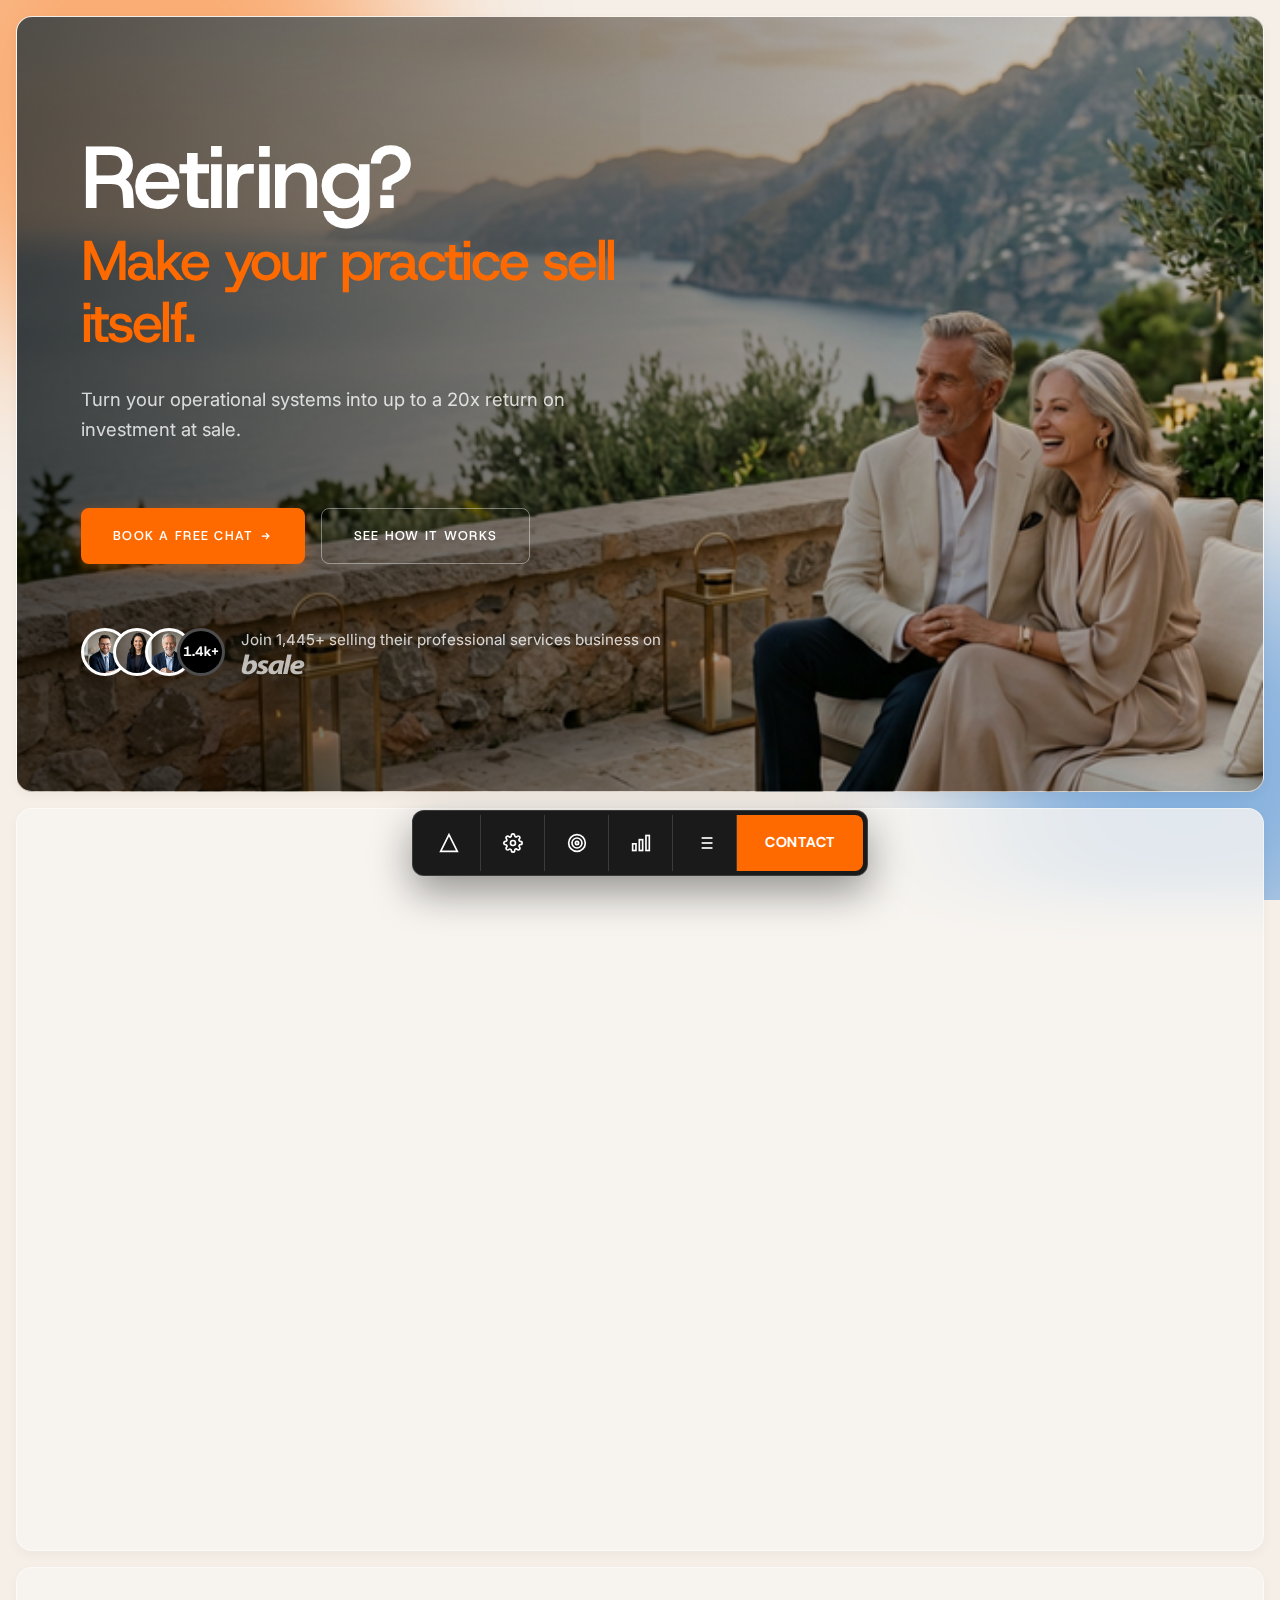
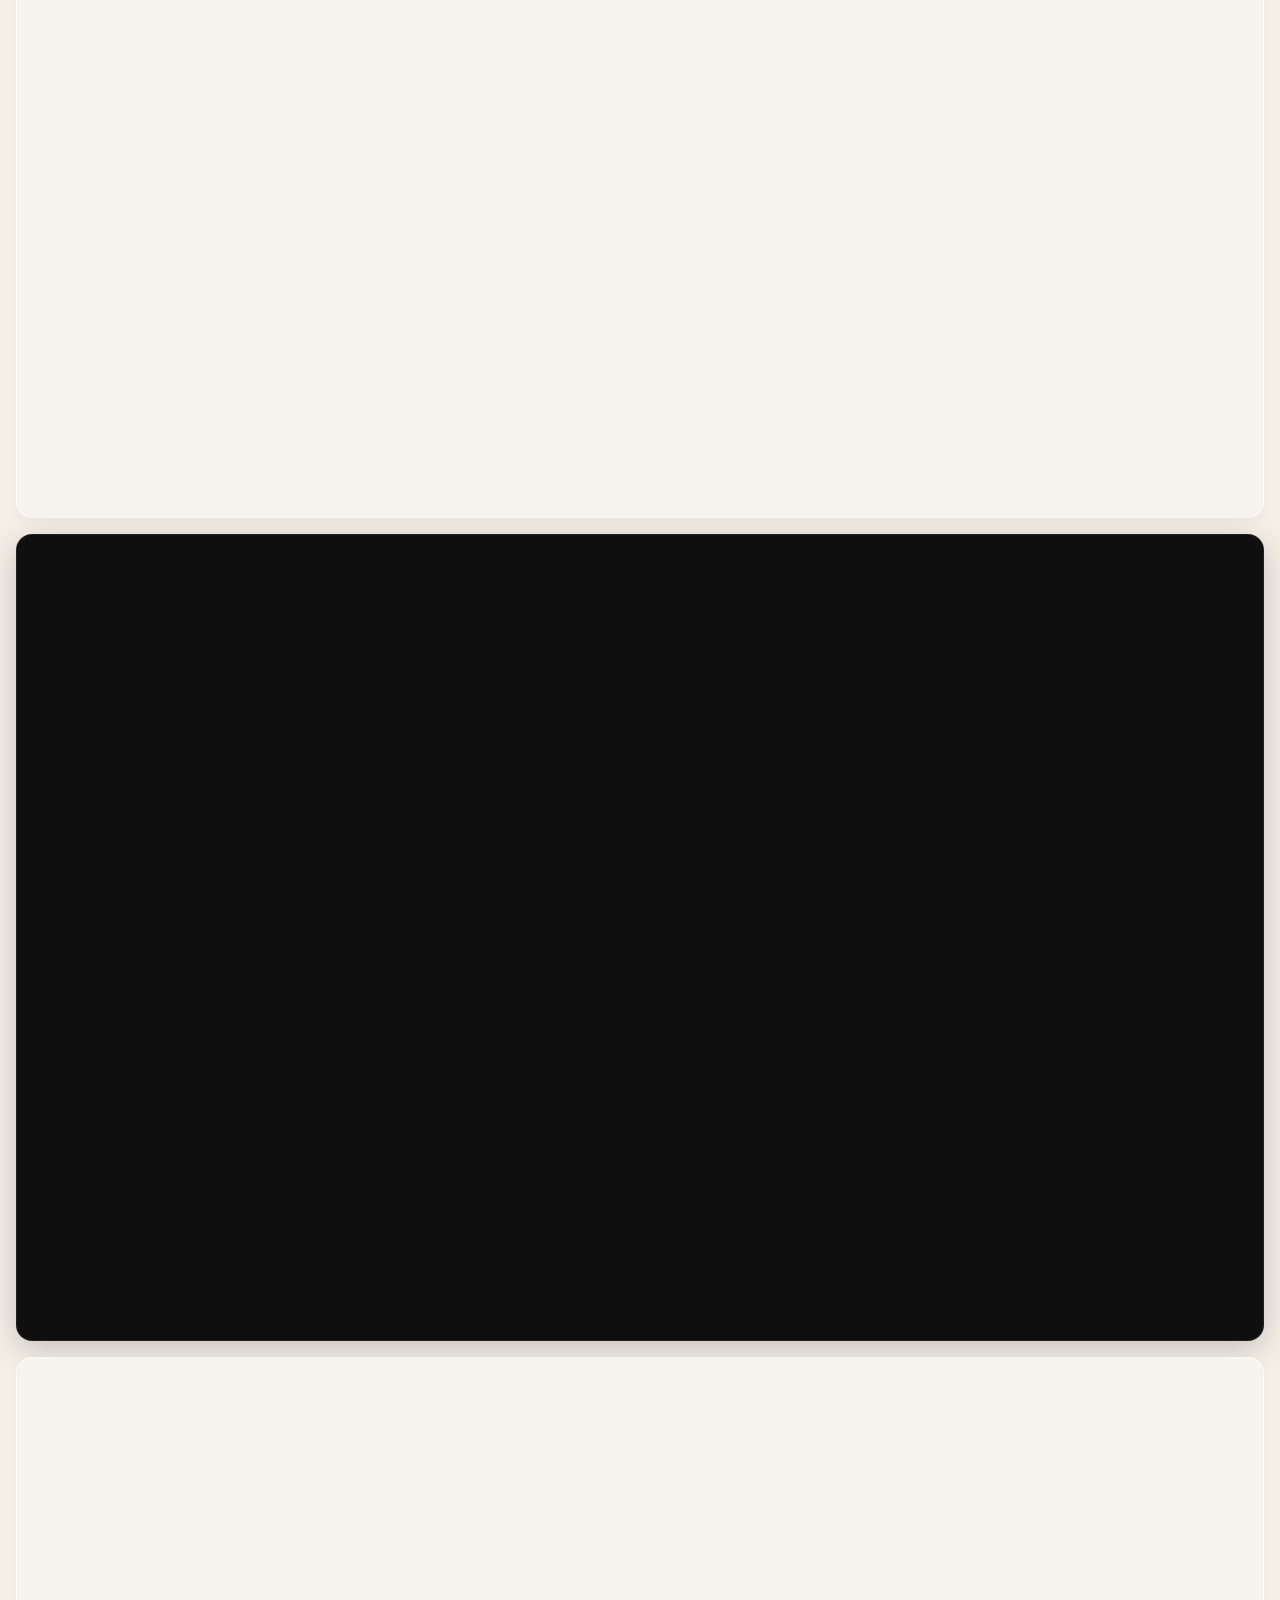
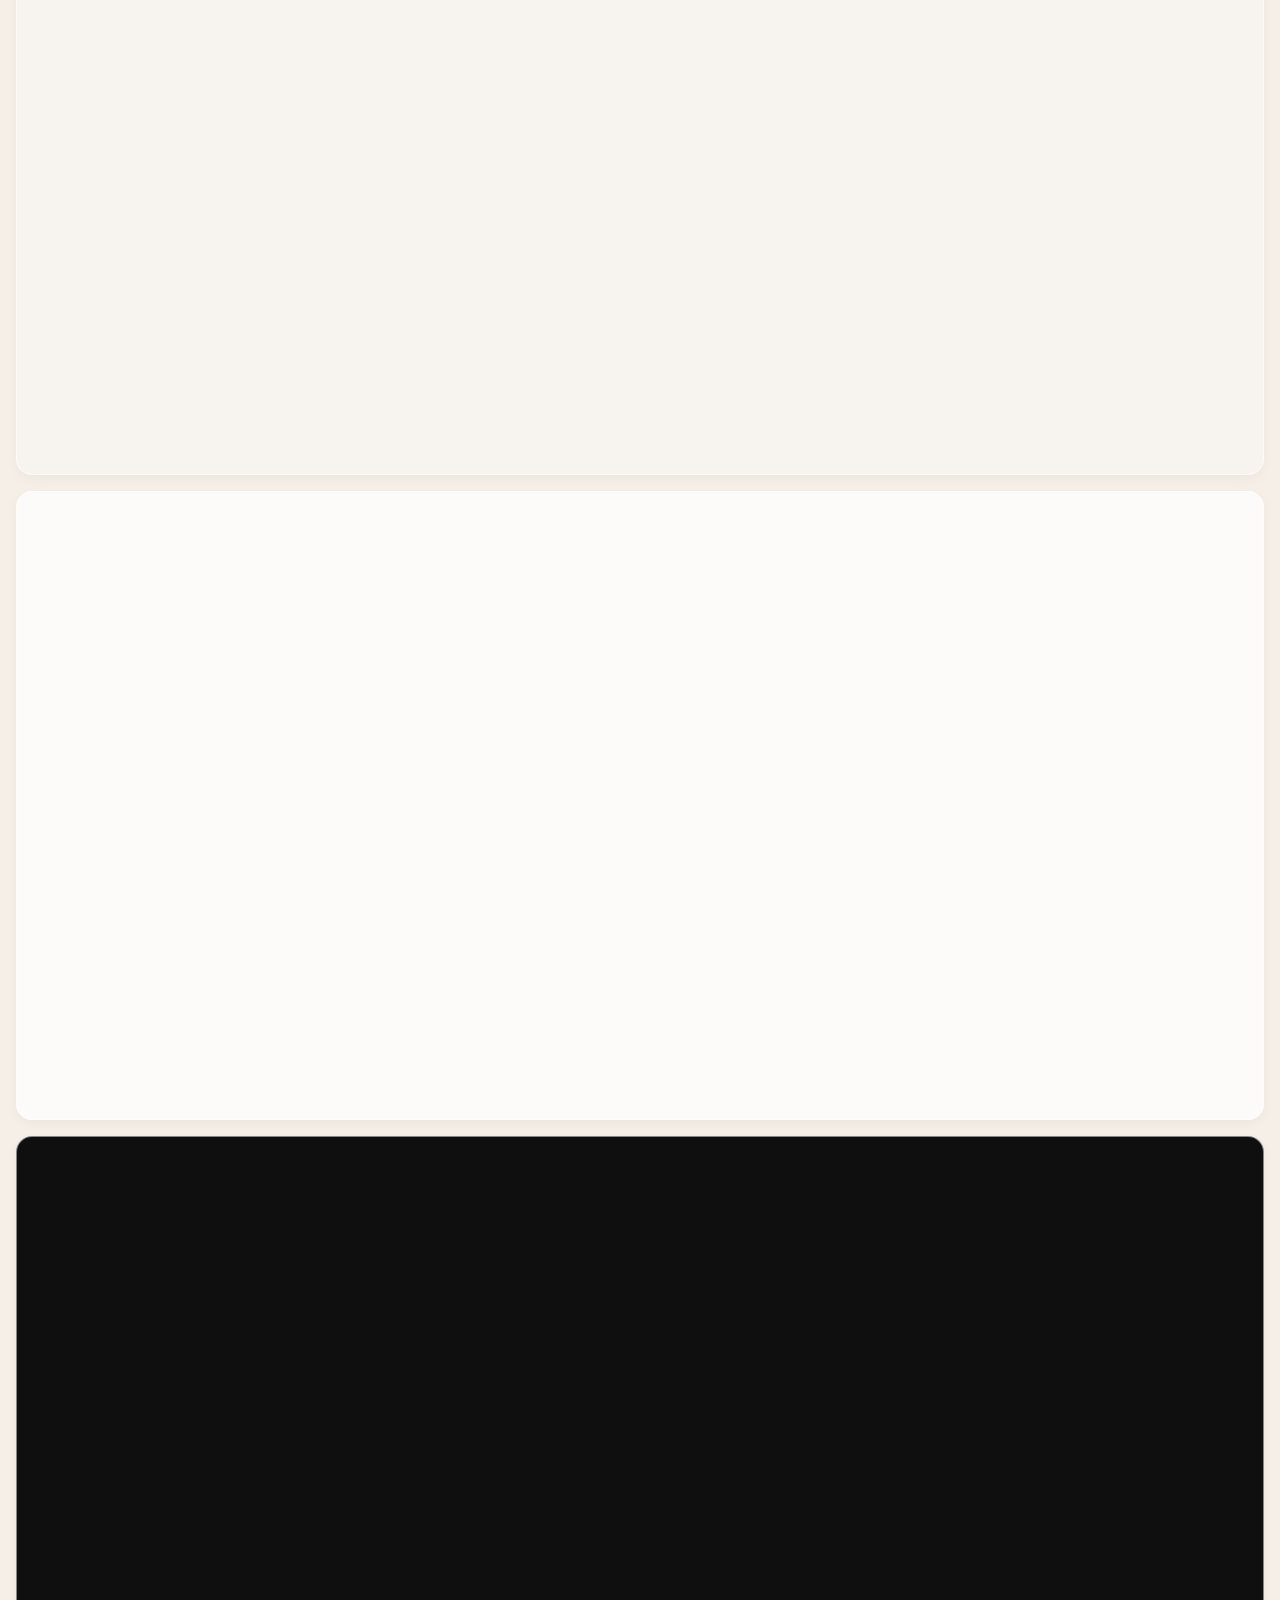
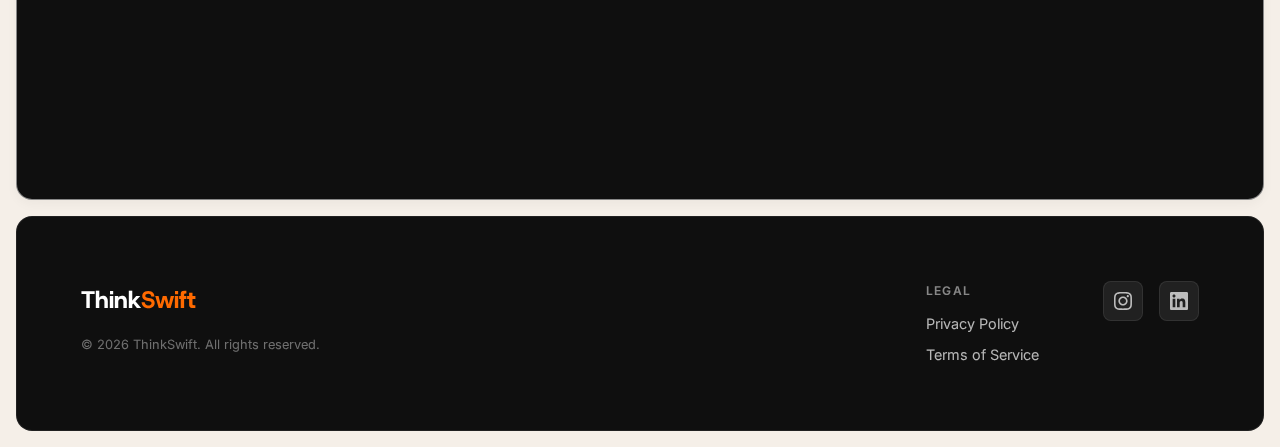
<file: index.html>
<!DOCTYPE html>
<html lang="en-AU">

<head>
    <meta charset="UTF-8">
    <meta name="viewport" content="width=device-width, initial-scale=1.0">
    <title>ThinkSwift — Make Your Practice Sellable | Turn-Key Business Systems</title>
    <meta name="description"
        content="Retiring from your professional services practice? ThinkSwift builds the operational systems that make your business sellable and valuable. Book a free chat.">
    <link rel="stylesheet" href="index.css">
</head>

<body>

    <!-- ===== ANIMATED BACKGROUND ===== -->
    <div class="animated-bg">
        <div class="orb orb-1"></div>
        <div class="orb orb-2"></div>
    </div>

    <!-- ===== NAVBAR ===== -->
    <nav class="navbar">
        <div class="navbar__inner">
            <a href="#" class="navbar__icon navbar__icon--logo">
                <svg width="20" height="20" viewBox="0 0 24 24" fill="none" stroke="currentColor" stroke-width="2">
                    <path d="M12 2L2 22h20L12 2z" />
                </svg>
            </a>
            <div class="navbar__links">
                <a href="#solution" class="navbar__icon" title="Our Solution">
                    <svg width="20" height="20" viewBox="0 0 24 24" fill="none" stroke="currentColor" stroke-width="2">
                        <circle cx="12" cy="12" r="3"></circle>
                        <path
                            d="M19.4 15a1.65 1.65 0 0 0 .33 1.82l.06.06a2 2 0 0 1 0 2.83 2 2 0 0 1-2.83 0l-.06-.06a1.65 1.65 0 0 0-1.82-.33 1.65 1.65 0 0 0-1 1.51V21a2 2 0 0 1-2 2 2 2 0 0 1-2-2v-.09A1.65 1.65 0 0 0 9 19.4a1.65 1.65 0 0 0-1.82.33l-.06.06a2 2 0 0 1-2.83 0 2 2 0 0 1 0-2.83l.06-.06a1.65 1.65 0 0 0 .33-1.82 1.65 1.65 0 0 0-1.51-1H3a2 2 0 0 1-2-2 2 2 0 0 1 2-2h.09A1.65 1.65 0 0 0 4.6 9a1.65 1.65 0 0 0-.33-1.82l-.06-.06a2 2 0 0 1 0-2.83 2 2 0 0 1 2.83 0l.06.06a1.65 1.65 0 0 0 1.82.33H9a1.65 1.65 0 0 0 1-1.51V3a2 2 0 0 1 2-2 2 2 0 0 1 2 2v.09a1.65 1.65 0 0 0 1 1.51 1.65 1.65 0 0 0 1.82-.33l.06-.06a2 2 0 0 1 2.83 0 2 2 0 0 1 0 2.83l-.06.06a1.65 1.65 0 0 0-.33 1.82V9a1.65 1.65 0 0 0 1.51 1H21a2 2 0 0 1 2 2 2 2 0 0 1-2 2h-.09a1.65 1.65 0 0 0-1.51 1z">
                        </path>
                    </svg>
                </a>
                <a href="#problem" class="navbar__icon" title="The Problem">
                    <svg width="20" height="20" viewBox="0 0 24 24" fill="none" stroke="currentColor" stroke-width="2">
                        <circle cx="12" cy="12" r="10"></circle>
                        <circle cx="12" cy="12" r="6"></circle>
                        <circle cx="12" cy="12" r="2"></circle>
                    </svg>
                </a>
                <a href="#proof" class="navbar__icon" title="The Numbers">
                    <svg width="20" height="20" viewBox="0 0 24 24" fill="none" stroke="currentColor" stroke-width="2">
                        <rect x="18" y="3" width="4" height="18"></rect>
                        <rect x="10" y="8" width="4" height="13"></rect>
                        <rect x="2" y="13" width="4" height="8"></rect>
                    </svg>
                </a>
                <a href="#how" class="navbar__icon" title="How it Works">
                    <svg width="20" height="20" viewBox="0 0 24 24" fill="none" stroke="currentColor" stroke-width="2">
                        <line x1="8" y1="6" x2="21" y2="6"></line>
                        <line x1="8" y1="12" x2="21" y2="12"></line>
                        <line x1="8" y1="18" x2="21" y2="18"></line>
                        <line x1="3" y1="6" x2="3.01" y2="6"></line>
                        <line x1="3" y1="12" x2="3.01" y2="12"></line>
                        <line x1="3" y1="18" x2="3.01" y2="18"></line>
                    </svg>
                </a>
            </div>
            <a href="#contact" class="navbar__btn">Contact</a>
        </div>
    </nav>

    <!-- ===== HERO ===== -->
    <section class="hero section" id="hero"
        style="background-image: url('images/retiree_hero_no_blur_1772247825880.png');">
        <div class="container">
            <div class="hero__inner">
                <div class="hero__content">
                    <h1>Retiring?<span class="accent">Make your practice sell itself.</span></h1>
                    <p class="hero__subtitle">Turn your operational systems into up to a 20x return on investment at
                        sale.
                    </p>
                    <div class="hero__actions">
                        <a href="#contact" class="btn btn--primary">Book a Free Chat <span class="arrow">→</span></a>
                        <a href="#how" class="btn btn--secondary">See How It Works</a>
                    </div>

                    <div class="hero__social-proof">
                        <div class="avatars">
                            <img src="images/avatar-1.png" alt="Client" class="avatar">
                            <img src="images/avatar-2.png" alt="Client" class="avatar">
                            <img src="images/avatar-3.png" alt="Client" class="avatar">
                            <div class="avatar avatar--count">1.4k+</div>
                        </div>
                        <span class="social-proof-text">
                            Join 1,445+ selling their professional services business on
                            <img src="Public/Logos/bsale-logo.svg" alt="Bsale" class="social-proof-logo">
                        </span>
                    </div>
                </div>
            </div>
        </div>
    </section>


    <!-- ===== SOLUTION ===== -->
    <section class="section section--grey" id="solution">
        <div class="container">
            <div class="solution__inner">
                <div class="solution__header fade-up">
                    <span class="label">What We Do</span>
                    <h2>We make your practice run without you.</h2>
                </div>
                <div class="solution__grid">
                    <div class="solution-card--modern step-card--pink fade-up">
                        <div class="solution-card__icon">
                            <svg width="24" height="24" viewBox="0 0 24 24" fill="none" stroke="currentColor"
                                stroke-width="2" stroke-linecap="round" stroke-linejoin="round">
                                <circle cx="12" cy="12" r="3"></circle>
                                <path
                                    d="M19.4 15a1.65 1.65 0 0 0 .33 1.82l.06.06a2 2 0 0 1 0 2.83 2 2 0 0 1-2.83 0l-.06-.06a1.65 1.65 0 0 0-1.82-.33 1.65 1.65 0 0 0-1 1.51V21a2 2 0 0 1-2 2 2 2 0 0 1-2-2v-.09A1.65 1.65 0 0 0 9 19.4a1.65 1.65 0 0 0-1.82.33l-.06.06a2 2 0 0 1-2.83 0 2 2 0 0 1 0-2.83l.06-.06a1.65 1.65 0 0 0 .33-1.82 1.65 1.65 0 0 0-1.51-1H3a2 2 0 0 1-2-2 2 2 0 0 1 2-2h.09A1.65 1.65 0 0 0 4.6 9a1.65 1.65 0 0 0-.33-1.82l-.06-.06a2 2 0 0 1 0-2.83 2 2 0 0 1 2.83 0l.06.06a1.65 1.65 0 0 0 1.82.33H9a1.65 1.65 0 0 0 1-1.51V3a2 2 0 0 1 2-2 2 2 0 0 1 2 2v.09a1.65 1.65 0 0 0 1 1.51 1.65 1.65 0 0 0 1.82-.33l.06-.06a2 2 0 0 1 2.83 0 2 2 0 0 1 0 2.83l-.06.06a1.65 1.65 0 0 0-.33 1.82V9a1.65 1.65 0 0 0 1.51 1H21a2 2 0 0 1 2 2 2 2 0 0 1-2 2h-.09a1.65 1.65 0 0 0-1.51 1z">
                                </path>
                            </svg>
                        </div>
                        <div class="solution-card__info">
                            <h3>Systemise</h3>
                            <p>We map every process in your practice and build repeatable systems that anyone can follow
                                —
                                not
                                just you.</p>
                        </div>
                    </div>
                    <div class="solution-card--modern step-card--yellow fade-up">
                        <div class="solution-card__icon">
                            <svg width="24" height="24" viewBox="0 0 24 24" fill="none" stroke="currentColor"
                                stroke-width="2" stroke-linecap="round" stroke-linejoin="round">
                                <path d="M16 4h2a2 2 0 0 1 2 2v14a2 2 0 0 1-2 2H6a2 2 0 0 1-2-2V6a2 2 0 0 1 2-2h2">
                                </path>
                                <rect x="8" y="2" width="8" height="4" rx="1" ry="1"></rect>
                                <path d="M9 14h6"></path>
                                <path d="M9 10h6"></path>
                                <path d="M9 18h6"></path>
                            </svg>
                        </div>
                        <div class="solution-card__info">
                            <h3>Document</h3>
                            <p>AI-powered knowledge capture turns decades of expertise into clear, transferable
                                documentation a
                                buyer can trust.</p>
                        </div>
                    </div>
                    <div class="solution-card--modern step-card--green fade-up">
                        <div class="solution-card__icon">
                            <svg width="24" height="24" viewBox="0 0 24 24" fill="none" stroke="currentColor"
                                stroke-width="2" stroke-linecap="round" stroke-linejoin="round">
                                <path
                                    d="M4.5 16.5c-1.5 1.26-2 5-2 5s3.74-.5 5-2c.71-.84.7-2.13-.09-2.91a2.18 2.18 0 0 0-2.91-.09z">
                                </path>
                                <path
                                    d="m12 15-3-3a22 22 0 0 1 2-3.95A12.88 12.88 0 0 1 22 2c0 2.72-.78 7.5-6 11a22.35 22.35 0 0 1-4 2z">
                                </path>
                                <path d="M9 12H4s.55-3.03 2-4c1.62-1.08 5 0 5 0"></path>
                                <path d="M12 15v5s3.03-.55 4-2c1.08-1.62 0-5 0-5"></path>
                            </svg>
                        </div>
                        <div class="solution-card__info">
                            <h3>Exit-Ready</h3>
                            <p>Your practice runs itself. Key-person risk eliminated. Buyers see a turn-key operation —
                                and
                                pay
                                top dollar for it.</p>
                        </div>
                    </div>
                </div>
            </div>
        </div>
    </section>

    <!-- ===== PROBLEM ===== -->
    <section class="section section--grey" id="problem">
        <div class="container">
            <div class="problem__top fade-up">
                <div class="problem__header">
                    <span class="label">The Hard Truth</span>
                    <h2>Most practices aren't sellable.</h2>
                </div>
                <div class="problem__logos">
                    <div class="problem-logo">
                        <svg viewBox="0 0 24 24" fill="none" stroke="currentColor" stroke-width="2"
                            stroke-linecap="round" stroke-linejoin="round">
                            <circle cx="12" cy="12" r="10" />
                            <path
                                d="M12 2a15.3 15.3 0 0 1 4 10 15.3 15.3 0 0 1-4 10 15.3 15.3 0 0 1-4-10 15.3 15.3 0 0 1 4-10z" />
                            <path d="M2 12h20" />
                        </svg> <span>Logoipsum</span>
                    </div>
                    <div class="problem-logo">
                        <svg viewBox="0 0 24 24" fill="none" stroke="currentColor" stroke-width="2"
                            stroke-linecap="round" stroke-linejoin="round">
                            <path d="M13 2L3 14h9l-1 8 10-12h-9l1-8z" />
                        </svg> <span>Logoipsum</span>
                    </div>
                    <div class="problem-logo">
                        <svg viewBox="0 0 24 24" fill="none" stroke="currentColor" stroke-width="2"
                            stroke-linecap="round" stroke-linejoin="round">
                            <rect x="3" y="3" width="18" height="18" rx="2" ry="2" />
                            <circle cx="8.5" cy="8.5" r="1.5" />
                            <polyline points="21 15 16 10 5 21" />
                        </svg> <span>Logoipsum</span>
                    </div>
                    <div class="problem-logo">
                        <svg viewBox="0 0 24 24" fill="none" stroke="currentColor" stroke-width="2"
                            stroke-linecap="round" stroke-linejoin="round">
                            <path d="M12 2v20M17 5H9.5a3.5 3.5 0 0 0 0 7h5a3.5 3.5 0 0 1 0 7H6" />
                        </svg> <span>Logoipsum</span>
                    </div>
                </div>
            </div>
            <div class="problem__grid">
                <div class="stat-card stat-card--modern fade-up">
                    <div class="stat-card__top">
                        <div class="stat-card__label">No Succession Plan</div>
                        <p class="stat-card__desc">Two-thirds of Australian practice owners have no formal plan for
                            exit. Most just hope it'll sort itself out.</p>
                    </div>
                    <div class="stat-card__number">68%</div>
                </div>
                <div class="stat-card stat-card--modern fade-up">
                    <div class="stat-card__top">
                        <div class="stat-card__label">Actually Prepared</div>
                        <p class="stat-card__desc">Only 24% of SME owners have any succession plan at all. The rest
                            are
                            leaving money on the table.</p>
                    </div>
                    <div class="stat-card__number">1 in 4</div>
                </div>
                <div class="stat-card stat-card--modern fade-up">
                    <div class="stat-card__top">
                        <div class="stat-card__label">Value Lost</div>
                        <p class="stat-card__desc">Practices without documented systems sell for up to 30% less.
                            Buyers
                            pay for certainty, not your know-how.</p>
                    </div>
                    <div class="stat-card__number">-30%</div>
                </div>
            </div>
        </div>
    </section>


    <!-- ===== PROOF ===== -->
    <section class="section" id="proof">
        <div class="container">
            <div class="proof__inner">
                <div class="proof__text fade-up">
                    <span class="label">The Numbers</span>
                    <h2>Documented practices sell faster and for more.</h2>
                    <p>The data is clear — practices with proper systems and documented processes command higher
                        multiples and attract more buyers.</p>
                </div>
                <div class="proof__stats fade-up">
                    <div class="proof-stat">
                        <div class="proof-stat__value">+30%</div>
                        <div class="proof-stat__info">
                            <h3>Higher Sale Price</h3>
                            <p>Practices with documented systems sell for 20–30% higher multiples than those
                                without.
                            </p>
                        </div>
                    </div>
                    <div class="proof-stat">
                        <div class="proof-stat__value">72</div>
                        <div class="proof-stat__info">
                            <h3>Active Buyers Per Listing</h3>
                            <p>Metro accounting practices average 72 registered buyers. Demand isn't the problem —
                                readiness is.</p>
                        </div>
                    </div>
                    <div class="proof-stat">
                        <div class="proof-stat__value">90d</div>
                        <div class="proof-stat__info">
                            <h3>Average Time to Sale</h3>
                            <p>80% of well-prepared practices sell within 90 days. The market is ready when you are.
                            </p>
                        </div>
                    </div>
                    <div class="proof-stat">
                        <div class="proof-stat__value">400K</div>
                        <div class="proof-stat__info">
                            <h3>Businesses Need New Owners</h3>
                            <p>Nearly 400,000 Australian businesses will change hands this decade. Yours could be
                                one of
                                them.</p>
                        </div>
                    </div>
                </div>
            </div>
        </div>
    </section>


    <!-- ===== HOW IT WORKS ===== -->
    <section class="section section--grey" id="how">
        <div class="container">
            <div class="how__header fade-up">
                <span class="label">How It Works</span>
                <h2>Three steps. That's it.</h2>
            </div>
            <div class="how__steps">
                <div class="step-card step-card--pink fade-up">
                    <div class="step-card__image">
                        <img src="images/step1.png" alt="We Have a Chat">
                    </div>
                    <div class="step-card__content">
                        <span class="step-card__label">Step 1</span>
                        <h3>We Have a Chat</h3>
                        <p>30 minutes. No obligation. We'll assess where your practice stands and what needs to
                            happen
                            before it's sale-ready.</p>
                    </div>
                </div>
                <div class="step-card step-card--yellow fade-up">
                    <div class="step-card__image">
                        <img src="images/step2.png" alt="We Build Your Systems">
                    </div>
                    <div class="step-card__content">
                        <span class="step-card__label">Step 2</span>
                        <h3>We Build Your Systems</h3>
                        <p>Our team maps your processes, captures your knowledge, and builds the operational
                            backbone
                            your practice is missing.</p>
                    </div>
                </div>
                <div class="step-card step-card--green fade-up">
                    <div class="step-card__image">
                        <img src="images/step3.png" alt="You Exit on Your Terms">
                    </div>
                    <div class="step-card__content">
                        <span class="step-card__label">Step 3</span>
                        <h3>You Exit on Your Terms</h3>
                        <p>Your practice runs without you. You sell when you're ready — for what it's actually
                            worth.
                        </p>
                    </div>
                </div>
            </div>
        </div>
    </section>


    <!-- ===== WHO IT'S FOR ===== -->
    <section class="section" id="who">
        <div class="container">
            <div class="who__inner">
                <div class="who__text fade-up">
                    <span class="label">Is This You?</span>
                    <h2>Built for practices like yours.</h2>
                    <ul class="who__list">
                        <li><span class="check">✓</span> Accounting practices</li>
                        <li><span class="check">✓</span> Law firms</li>
                        <li><span class="check">✓</span> Financial planning practices</li>
                        <li><span class="check">✓</span> Engineering consultancies</li>
                        <li><span class="check">✓</span> Architecture firms</li>
                        <li><span class="check">✓</span> Any professional services practice</li>
                    </ul>
                </div>
                <div class="who__qualifier fade-up">
                    <h3>You're a good fit if:</h3>
                    <ul class="qualifier-list">
                        <li>
                            <svg width="20" height="20" viewBox="0 0 24 24" fill="none" stroke="currentColor"
                                stroke-width="2" stroke-linecap="round" stroke-linejoin="round" class="qualifier-icon">
                                <circle cx="12" cy="12" r="10"></circle>
                                <polyline points="12 16 16 12 12 8"></polyline>
                                <line x1="8" y1="12" x2="16" y2="12"></line>
                            </svg>
                            <span>You're a practice owner thinking about retirement in the next 1–5 years</span>
                        </li>
                        <li>
                            <svg width="20" height="20" viewBox="0 0 24 24" fill="none" stroke="currentColor"
                                stroke-width="2" stroke-linecap="round" stroke-linejoin="round" class="qualifier-icon">
                                <circle cx="12" cy="12" r="10"></circle>
                                <polyline points="12 16 16 12 12 8"></polyline>
                                <line x1="8" y1="12" x2="16" y2="12"></line>
                            </svg>
                            <span>Your team is 10–50 people</span>
                        </li>
                        <li>
                            <svg width="20" height="20" viewBox="0 0 24 24" fill="none" stroke="currentColor"
                                stroke-width="2" stroke-linecap="round" stroke-linejoin="round" class="qualifier-icon">
                                <circle cx="12" cy="12" r="10"></circle>
                                <polyline points="12 16 16 12 12 8"></polyline>
                                <line x1="8" y1="12" x2="16" y2="12"></line>
                            </svg>
                            <span>The business can't run a week without you</span>
                        </li>
                        <li>
                            <svg width="20" height="20" viewBox="0 0 24 24" fill="none" stroke="currentColor"
                                stroke-width="2" stroke-linecap="round" stroke-linejoin="round" class="qualifier-icon">
                                <circle cx="12" cy="12" r="10"></circle>
                                <polyline points="12 16 16 12 12 8"></polyline>
                                <line x1="8" y1="12" x2="16" y2="12"></line>
                            </svg>
                            <span>You know you need systems but haven't had time to build them</span>
                        </li>
                        <li>
                            <svg width="20" height="20" viewBox="0 0 24 24" fill="none" stroke="currentColor"
                                stroke-width="2" stroke-linecap="round" stroke-linejoin="round" class="qualifier-icon">
                                <circle cx="12" cy="12" r="10"></circle>
                                <polyline points="12 16 16 12 12 8"></polyline>
                                <line x1="8" y1="12" x2="16" y2="12"></line>
                            </svg>
                            <span>You want to maximise your sale price, not just "get out"</span>
                        </li>
                    </ul>
                </div>
            </div>
        </div>
    </section>


    <!-- ===== CTA / FORM ===== -->
    <section class="section cta" id="contact">
        <div class="container">
            <div class="cta__inner">
                <div class="cta__text fade-up">
                    <span class="label">Let's Talk</span>
                    <h2>Ready to make your practice sellable?</h2>
                    <p>Book a free 30-minute chat. We'll give you an honest assessment of where your practice stands
                        —
                        no pitch, no pressure.</p>
                    <div class="cta__promise">
                        <span>No obligation whatsoever</span>
                        <span>Honest assessment of your practice</span>
                        <span>Clear next steps if we're a fit</span>
                    </div>
                </div>
                <div class="cta__form-card fade-up">
                    <form id="contact-form">
                        <div class="form-group">
                            <input type="text" id="name" name="name" placeholder="Your Name" required>
                        </div>
                        <div class="form-group">
                            <input type="email" id="email" name="email" placeholder="Email Address" required>
                        </div>
                        <div class="form-group">
                            <input type="tel" id="phone" name="phone" placeholder="Phone Number">
                        </div>
                        <div class="form-group">
                            <select id="practice-type" name="practice-type" required>
                                <option value="" disabled selected>Practice Type</option>
                                <option value="accounting">Accounting</option>
                                <option value="legal">Legal / Law</option>
                                <option value="financial-planning">Financial Planning</option>
                                <option value="engineering">Engineering</option>
                                <option value="architecture">Architecture</option>
                                <option value="other">Other Professional Services</option>
                            </select>
                        </div>
                        <button type="submit" class="btn btn--white">Book a Free Chat <span
                                class="arrow">→</span></button>
                        <p class="form-note">We'll be in touch within 24 hours.</p>
                    </form>
                </div>
            </div>
        </div>
    </section>


    <!-- ===== FOOTER ===== -->
    <footer class="footer">
        <div class="footer__inner">
            <div class="footer__left">
                <div class="footer__logo">Think<span>Swift</span></div>
                <div class="footer__copyright">© 2026 ThinkSwift. All rights reserved.</div>
            </div>
            <div class="footer__right">
                <div class="footer__links">
                    <div class="footer__links-title">Legal</div>
                    <a href="#">Privacy Policy</a>
                    <a href="#">Terms of Service</a>
                </div>
                <div class="footer__socials">
                    <a href="#" class="footer__social-link" aria-label="Instagram">
                        <svg fill="currentColor" viewBox="0 0 24 24" xmlns="http://www.w3.org/2000/svg">
                            <path
                                d="M12 0C8.74 0 8.333.015 7.053.072 5.775.132 4.905.333 4.14.63c-.789.306-1.459.717-2.126 1.384S.935 3.35.63 4.14C.333 4.905.131 5.775.072 7.053.012 8.333 0 8.74 0 12s.015 3.667.072 4.947c.06 1.277.261 2.148.558 2.913.306.788.717 1.459 1.384 2.126.667.666 1.336 1.079 2.126 1.384.766.296 1.636.499 2.913.558C8.333 23.988 8.74 24 12 24s3.667-.015 4.947-.072c1.277-.06 2.148-.262 2.913-.558.788-.306 1.459-.718 2.126-1.384.666-.667 1.079-1.335 1.384-2.126.296-.765.499-1.636.558-2.913.06-1.28.072-1.687.072-4.947s-.015-3.667-.072-4.947c-.06-1.277-.262-2.149-.558-2.913-.306-.789-.718-1.459-1.384-2.126C21.319 1.347 20.651.935 19.86.63c-.765-.297-1.636-.499-2.913-.558C15.667.012 15.26 0 12 0zm0 2.16c3.203 0 3.585.016 4.85.071 1.17.055 1.805.249 2.227.415.562.217.96.477 1.382.896.419.42.679.819.896 1.381.164.422.36 1.057.413 2.227.057 1.266.07 1.646.07 4.85s-.015 3.585-.074 4.85c-.061 1.17-.256 1.805-.421 2.227-.224.562-.479.96-.899 1.382-.419.419-.824.679-1.38.896-.42.164-1.065.36-2.235.413-1.274.057-1.649.07-4.859.07-3.211 0-3.586-.015-4.859-.074-1.171-.061-1.816-.256-2.236-.421-.569-.224-.96-.479-1.379-.899-.421-.419-.69-.824-.9-1.38-.165-.42-.359-1.065-.42-2.235-.045-1.26-.061-1.649-.061-4.844 0-3.196.016-3.586.061-4.861.061-1.17.255-1.814.42-2.234.21-.57.479-.96.9-1.381.419-.419.81-.689 1.379-.898.42-.166 1.051-.361 2.221-.421 1.275-.045 1.65-.06 4.859-.06l.045.03zm0 3.678c-3.405 0-6.162 2.76-6.162 6.162 0 3.405 2.76 6.162 6.162 6.162 3.405 0 6.162-2.76 6.162-6.162 0-3.405-2.76-6.162-6.162-6.162zM12 16c-2.21 0-4-1.79-4-4s1.79-4 4-4 4 1.79 4 4-1.79 4-4 4zm7.846-10.405c0 .795-.646 1.44-1.44 1.44-.795 0-1.44-.646-1.44-1.44 0-.794.646-1.439 1.44-1.439.793-.001 1.44.645 1.44 1.439z" />
                        </svg>
                    </a>
                    <a href="#" class="footer__social-link" aria-label="LinkedIn">
                        <svg fill="currentColor" viewBox="0 0 24 24" xmlns="http://www.w3.org/2000/svg">
                            <path
                                d="M20.447 20.452h-3.554v-5.569c0-1.328-.027-3.037-1.852-3.037-1.853 0-2.136 1.445-2.136 2.939v5.667H9.351V9h3.414v1.561h.046c.477-.9 1.637-1.85 3.37-1.85 3.601 0 4.267 2.37 4.267 5.455v6.286zM5.337 7.433c-1.144 0-2.063-.926-2.063-2.065 0-1.138.92-2.063 2.063-2.063 1.14 0 2.064.925 2.064 2.063 0 1.139-.925 2.065-2.064 2.065zm1.782 13.019H3.555V9h3.564v11.452zM22.225 0H1.771C.792 0 0 .774 0 1.729v20.542C0 23.227.792 24 1.771 24h20.451C23.2 24 24 23.227 24 22.271V1.729C24 .774 23.2 0 22.222 0h.003z" />
                        </svg>
                    </a>
                </div>
            </div>
        </div>
    </footer>


    <script src="app.js"></script>
</body>

</html>
</file>
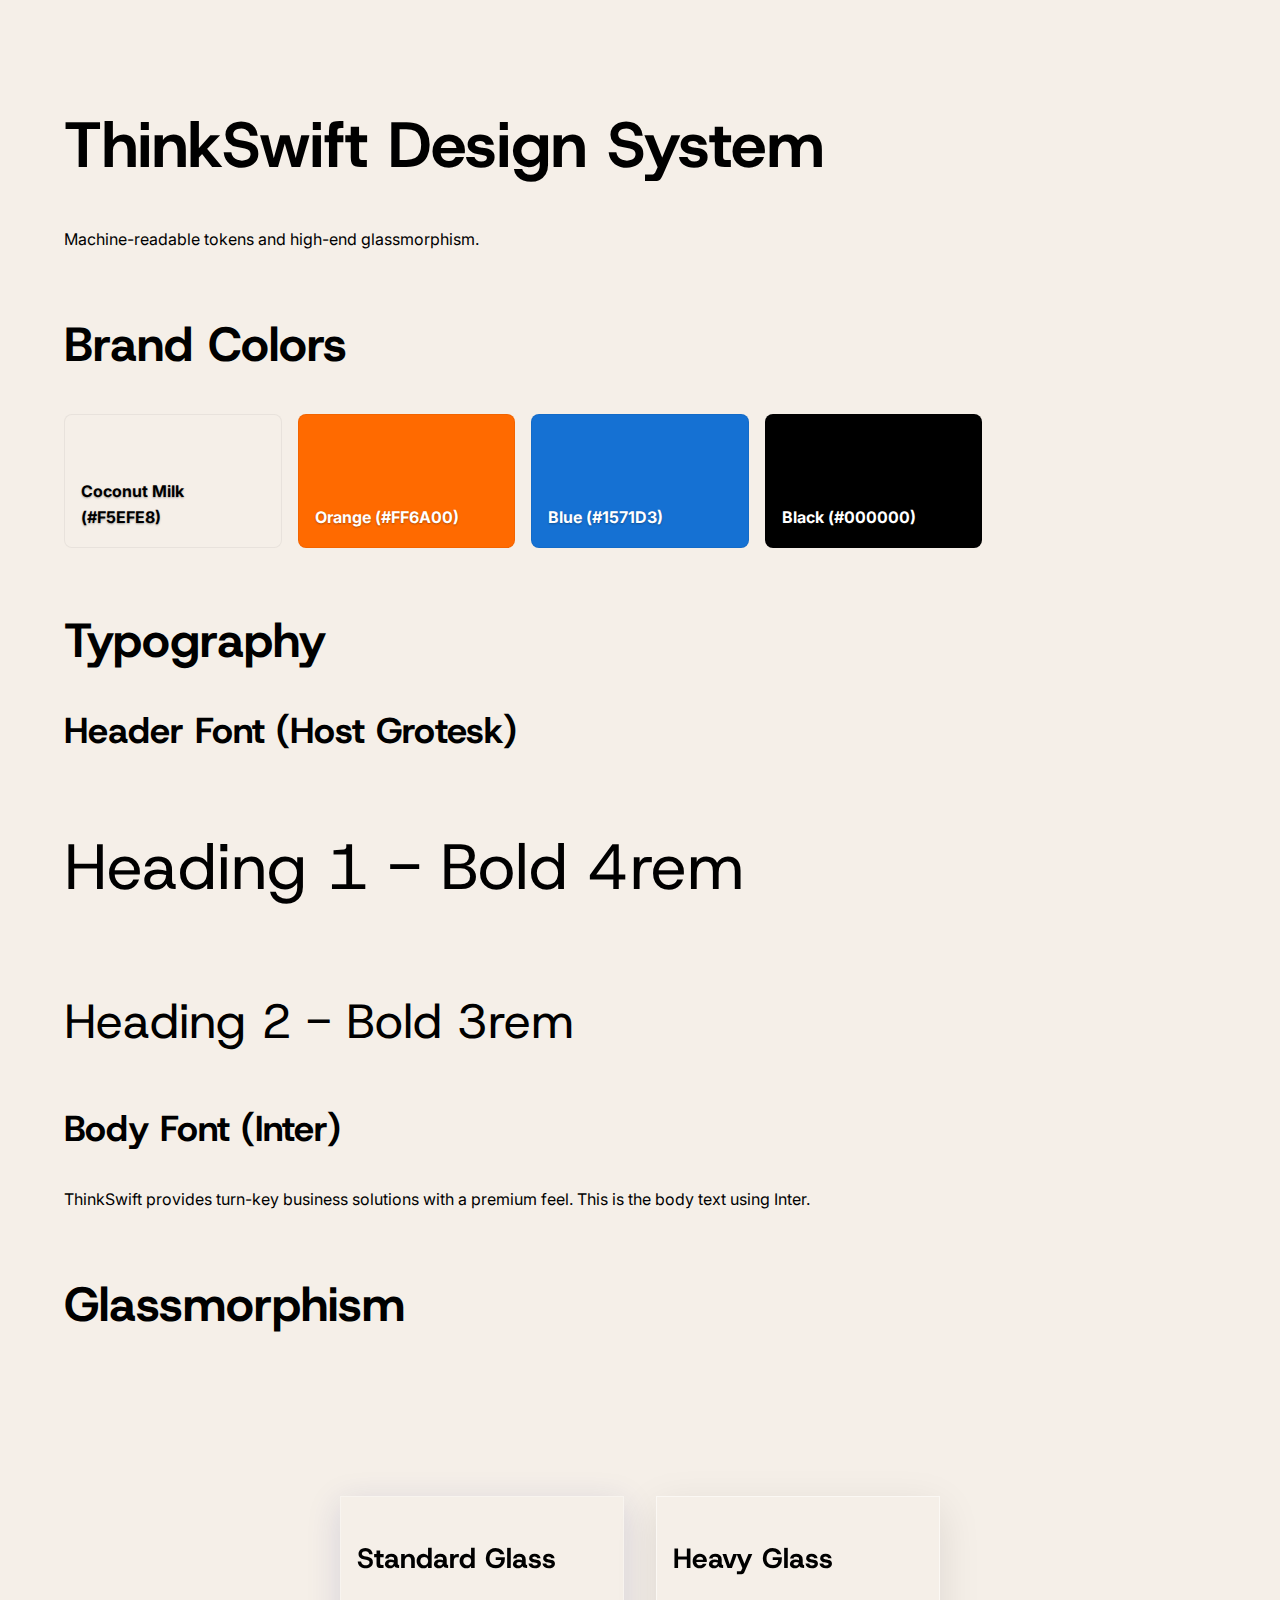
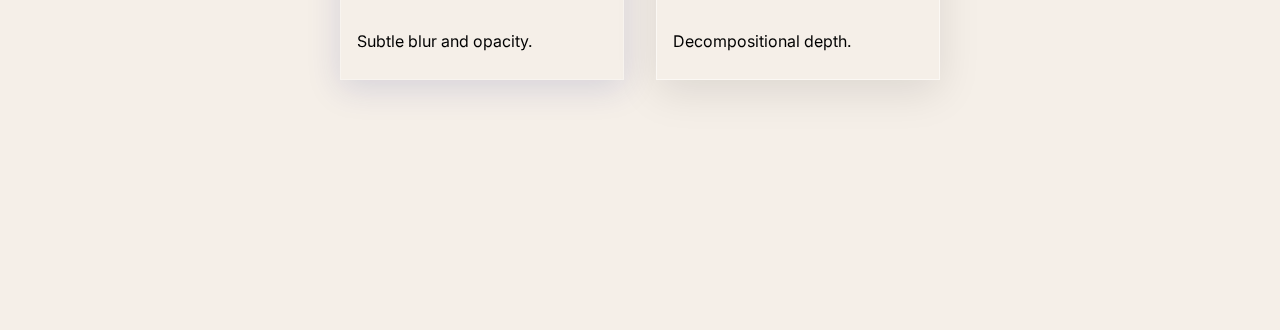
<file: src/design-system/preview.html>
<!DOCTYPE html>
<html lang="en">

<head>
    <meta charset="UTF-8">
    <meta name="viewport" content="width=device-width, initial-scale=1.0">
    <title>ThinkSwift Design System Preview</title>
    <link rel="stylesheet" href="design-system.css">
    <style>
        .preview-container {
            padding: var(--ts-space-xl);
            max-width: 1200px;
            margin: 0 auto;
        }

        .section {
            margin-bottom: var(--ts-space-xl);
        }

        .grid {
            display: grid;
            grid-template-columns: repeat(auto-fill, minmax(200px, 1fr));
            gap: var(--ts-space-md);
        }

        .color-swatch {
            border-radius: var(--ts-radius-md);
            padding: var(--ts-space-md);
            height: 100px;
            display: flex;
            align-items: flex-end;
            font-weight: var(--ts-weight-bold);
            color: white;
            text-shadow: 0 1px 2px rgba(0, 0, 0, 0.3);
            border: 1px solid rgba(0, 0, 0, 0.05);
        }

        .glass-preview {
            padding: var(--ts-space-xl);
            border-radius: var(--ts-radius-lg);
            position: relative;
            background-image: url('https://images.unsplash.com/photo-1497366216548-37526070297c?auto=format&fit=crop&w=1200&q=80');
            background-size: cover;
            min-height: 300px;
            display: flex;
            align-items: center;
            justify-content: center;
            gap: var(--ts-space-lg);
        }

        .glass-card {
            width: 250px;
            height: 150px;
            padding: var(--ts-space-md);
            color: var(--ts-text);
            display: flex;
            flex-direction: column;
            justify-content: center;
        }
    </style>
</head>

<body>
    <div class="preview-container">
        <header class="section">
            <h1>ThinkSwift Design System</h1>
            <p>Machine-readable tokens and high-end glassmorphism.</p>
        </header>

        <section class="section">
            <h2>Brand Colors</h2>
            <div class="grid">
                <div class="color-swatch" style="background-color: var(--ts-color-coconut-milk); color: black;">Coconut
                    Milk (#F5EFE8)</div>
                <div class="color-swatch" style="background-color: var(--ts-color-orange);">Orange (#FF6A00)</div>
                <div class="color-swatch" style="background-color: var(--ts-color-blue);">Blue (#1571D3)</div>
                <div class="color-swatch" style="background-color: var(--ts-color-black);">Black (#000000)</div>
            </div>
        </section>

        <section class="section">
            <h2>Typography</h2>
            <div style="font-family: var(--ts-font-headers);">
                <h3>Header Font (Host Grotesk)</h3>
                <p style="font-size: var(--ts-size-h1);">Heading 1 - Bold 4rem</p>
                <p style="font-size: var(--ts-size-h2);">Heading 2 - Bold 3rem</p>
            </div>
            <div style="font-family: var(--ts-font-body);">
                <h3>Body Font (Inter)</h3>
                <p>ThinkSwift provides turn-key business solutions with a premium feel. This is the body text using
                    Inter.</p>
            </div>
        </section>

        <section class="section">
            <h2>Glassmorphism</h2>
            <div class="glass-preview">
                <div class="glass glass-card">
                    <h4>Standard Glass</h4>
                    <p>Subtle blur and opacity.</p>
                </div>
                <div class="glass-heavy glass-card">
                    <h4>Heavy Glass</h4>
                    <p>Decompositional depth.</p>
                </div>
            </div>
        </section>
    </div>
</body>

</html>
</file>
<file: index.css>
/* ============================================
   ThinkSwift Landing Page — Design System & Styles
   ============================================ */

/* --- Google Fonts --- */
@import url('https://fonts.googleapis.com/css2?family=Host+Grotesk:ital,wght@0,300;0,400;0,500;0,600;0,700;0,800;1,300;1,400;1,500;1,600;1,700;1,800&family=Inter:wght@300;400;500;600;700;800&display=swap');

/* --- Design Tokens (aligned with Pipely style guide) --- */
:root {
    /* Brand Colors */
    --color-coconut: #F5EFE8;
    --color-orange: #FF6A00;
    --color-orange-hover: #E55E00;
    --color-blue: #1571D3;
    --color-blue-light: #dae8fd;
    --color-black: #000000;
    --color-white: #FFFFFF;
    --color-grey-900: #131313;
    --color-grey-800: #1d1d1d;
    --color-grey-700: #4e4e4e;
    --color-grey-600: #535353;
    --color-grey-500: #aeaeae;
    --color-grey-400: #bfbebe;
    --color-grey-200: #D7D7D7;
    --color-grey-100: #F7F5F1;

    /* Pastel Accents (from Pipely) */
    --color-pink: #ffbdf5;
    --color-soft-yellow: #fcffa8;
    --color-lilac: #e0dbff;
    --color-pastel-green: #d4f5c4;

    /* Dark Section */
    --color-dark-bg: #0f0f0f;
    --color-dark-border: rgba(255, 255, 255, 0.08);
    --color-dark-border-subtle: rgba(255, 255, 255, 0.12);

    /* Typography */
    --font-heading: 'Host Grotesk', sans-serif;
    --font-body: 'Inter', sans-serif;

    /* Spacing */
    --space-xs: 0.25rem;
    --space-sm: 0.5rem;
    --space-md: 1rem;
    --space-lg: 2rem;
    --space-xl: 4rem;
    --space-xxl: 6rem;
    --space-section: 7rem;

    /* Radius */
    --radius-sm: 4px;
    --radius-md: 8px;
    --radius-lg: 16px;
    --radius-xl: 24px;
    --radius-full: 9999px;

    /* Shadows */
    --shadow-soft: 0 4px 12px rgba(0, 0, 0, 0.04);
    --shadow-medium: 0 8px 24px rgba(0, 0, 0, 0.06);
    --shadow-hard: 0 12px 36px rgba(0, 0, 0, 0.10);

    /* Glassmorphism */
    --glass-bg: rgba(245, 239, 232, 0.45);
    --glass-border: 1px solid rgba(255, 255, 255, 0.4);
    --glass-blur: blur(14px);
    --glass-shadow: 0 8px 32px rgba(31, 38, 135, 0.10);

    /* Max width */
    --max-width: 1200px;
}

/* --- Reset & Base --- */
*,
*::before,
*::after {
    margin: 0;
    padding: 0;
    box-sizing: border-box;
}

html {
    font-size: 16px;
    scroll-behavior: smooth;
    -webkit-font-smoothing: antialiased;
    -moz-osx-font-smoothing: grayscale;
}

body {
    font-family: var(--font-body);
    background-color: var(--color-coconut);
    color: var(--color-black);
    line-height: 1.6;
    overflow-x: hidden;
}

img {
    max-width: 100%;
    display: block;
}

a {
    color: inherit;
    text-decoration: none;
}

/* --- Utility --- */
.container {
    width: 100%;
    max-width: var(--max-width);
    margin: 0 auto;
    padding: 0 var(--space-lg);
}

.section {
    padding: clamp(2rem, 5vw, 4rem);
    margin: 0.5rem;
    border-radius: var(--radius-lg);
    background: rgba(255, 255, 255, 0.75);
    backdrop-filter: blur(24px);
    -webkit-backdrop-filter: blur(24px);
    border: 1px solid rgba(255, 255, 255, 0.5);
    box-shadow: var(--shadow-soft);
    overflow: hidden;
}

@media (min-width: 768px) {
    .section {
        margin: 0.75rem;
        padding: clamp(3rem, 5vw, 4rem);
    }
}

@media (min-width: 1280px) {
    .section {
        margin: 1rem;
    }
}

.section>.container {
    padding: 0;
    max-width: 100%;
}

.section--dark {
    background: var(--color-dark-bg);
    border-color: var(--color-dark-border);
    color: var(--color-white);
}

.section--grey {
    background: rgba(247, 245, 241, 0.8);
}

/* --- Typography --- */
h1,
h2,
h3,
h4,
h5 {
    font-family: var(--font-heading);
    line-height: 1.1;
    letter-spacing: -0.02em;
    font-weight: 700;
}

h1 {
    font-size: clamp(2.75rem, 6vw, 5rem);
    font-weight: 800;
}

h2 {
    font-size: clamp(2rem, 4vw, 3.25rem);
}

h3 {
    font-size: clamp(1.25rem, 2.5vw, 1.75rem);
}

p {
    font-size: 1.125rem;
    line-height: 1.7;
    color: var(--color-grey-600);
}

.label {
    font-family: var(--font-body);
    font-size: 0.8rem;
    font-weight: 600;
    letter-spacing: 0.1em;
    text-transform: uppercase;
    color: var(--color-grey-600);
    display: block;
    margin-bottom: var(--space-sm);
}

.section--dark .label {
    color: rgba(255, 255, 255, 0.5);
}

.section--dark p {
    color: rgba(255, 255, 255, 0.7);
}

/* --- Buttons --- */
.btn {
    display: inline-flex;
    align-items: center;
    justify-content: center;
    gap: 0.5rem;
    font-family: var(--font-heading);
    font-weight: 600;
    font-size: 1rem;
    padding: 1rem 2.25rem;
    border: none;
    border-radius: var(--radius-full);
    cursor: pointer;
    transition: all 0.3s cubic-bezier(0.25, 0.46, 0.45, 0.94);
    text-decoration: none;
    line-height: 1;
}

.btn--primary {
    background: var(--color-orange);
    color: var(--color-white);
    box-shadow: 0 4px 16px rgba(255, 106, 0, 0.3);
}

.btn--primary:hover {
    background: var(--color-orange-hover);
    transform: translateY(-2px);
    box-shadow: 0 8px 24px rgba(255, 106, 0, 0.4);
}

.btn--secondary {
    background: transparent;
    color: var(--color-black);
    border: 2px solid var(--color-black);
}

.btn--secondary:hover {
    background: var(--color-black);
    color: var(--color-white);
    transform: translateY(-2px);
}

.btn--white {
    background: var(--color-white);
    color: var(--color-black);
}

.btn--white:hover {
    background: var(--color-grey-100);
    transform: translateY(-2px);
    box-shadow: 0 8px 24px rgba(0, 0, 0, 0.15);
}

.btn .arrow {
    transition: transform 0.3s ease;
    font-size: 1.1em;
}

.btn:hover .arrow {
    transform: translateX(4px);
}

/* --- Glass Card --- */
.glass-card {
    background: var(--glass-bg);
    backdrop-filter: var(--glass-blur);
    -webkit-backdrop-filter: var(--glass-blur);
    border: var(--glass-border);
    border-radius: var(--radius-lg);
    box-shadow: var(--glass-shadow);
    padding: var(--space-lg);
    transition: transform 0.3s ease, box-shadow 0.3s ease;
}

.glass-card:hover {
    transform: translateY(-4px);
    box-shadow: var(--shadow-medium);
}

/* --- Scroll Animation --- */
.fade-up {
    opacity: 0;
    transform: translateY(30px);
    transition: opacity 0.7s cubic-bezier(0.25, 0.46, 0.45, 0.94),
        transform 0.7s cubic-bezier(0.25, 0.46, 0.45, 0.94);
}

.fade-up.visible {
    opacity: 1;
    transform: translateY(0);
}

.fade-up:nth-child(2) {
    transition-delay: 0.1s;
}

.fade-up:nth-child(3) {
    transition-delay: 0.2s;
}

.fade-up:nth-child(4) {
    transition-delay: 0.3s;
}

/* ==============================================
   ANIMATED BACKGROUND
   ============================================== */
.animated-bg {
    position: fixed;
    top: 0;
    left: 0;
    width: 100%;
    height: 100vh;
    z-index: -1;
    overflow: hidden;
    background: var(--color-coconut);
    pointer-events: none;
}

.animated-bg .orb {
    position: absolute;
    border-radius: 50%;
    filter: blur(80px);
    opacity: 0.5;
    animation: float 20s infinite ease-in-out alternate;
}

.animated-bg .orb-1 {
    width: 42vw;
    height: 42vw;
    background: var(--color-orange);
    top: -20%;
    left: -10%;
    animation-delay: 0s;
}

.animated-bg .orb-2 {
    width: 35vw;
    height: 35vw;
    background: var(--color-blue);
    bottom: -10%;
    right: -10%;
    animation-direction: alternate-reverse;
    animation-delay: -5s;
}

@keyframes float {
    0% {
        transform: translate(0, 0) scale(1);
    }

    100% {
        transform: translate(10vw, 10vh) scale(1.1);
    }
}


/* ==============================================
   NAVBAR (BOTTOM DOCK)
   ============================================== */
.navbar {
    position: fixed;
    bottom: 1.5rem;
    left: 50%;
    transform: translateX(-50%);
    z-index: 100;
    background: #1A1A1A;
    border-radius: 12px;
    padding: 4px;
    display: flex;
    align-items: stretch;
    box-shadow: 0 16px 40px rgba(0, 0, 0, 0.4);
    transition: transform 0.4s cubic-bezier(0.25, 0.46, 0.45, 0.94);
    border: 1px solid rgba(255, 255, 255, 0.15);
    width: auto;
}

@media (max-width: 768px) {
    .navbar {
        bottom: 1rem;
    }
}

.navbar.nav-hidden {
    transform: translate(-50%, calc(100% + 2rem));
}

.navbar__inner {
    display: flex;
    align-items: stretch;
    height: 3.5rem;
}

/* Icon links and segments */
.navbar__icon {
    display: flex;
    align-items: center;
    justify-content: center;
    width: 4rem;
    color: var(--color-white);
    transition: background 0.3s ease, color 0.3s ease;
    border-right: 1px solid rgba(255, 255, 255, 0.15);
}

.navbar__icon:first-child {
    border-radius: 8px 0 0 8px;
}

.navbar__icon:hover {
    background: rgba(255, 255, 255, 0.08);
}

.navbar__icon--logo {
    color: var(--color-white);
}

.navbar__links {
    display: flex;
}

@media (max-width: 480px) {
    .navbar__icon {
        width: 3rem;
    }

    .navbar__btn {
        padding: 0 1rem;
    }
}

.navbar__btn {
    background: var(--color-orange);
    color: var(--color-white);
    border-radius: 0 8px 8px 0;
    padding: 0 1.75rem;
    display: flex;
    align-items: center;
    justify-content: center;
    font-family: var(--font-heading);
    font-size: 0.9rem;
    font-weight: 700;
    text-transform: uppercase;
    letter-spacing: 0.05em;
    transition: background 0.3s ease;
    text-decoration: none;
}

.navbar__btn:hover {
    background: var(--color-orange-hover);
}

/* ==============================================
   SECTION 1: HERO
   ============================================== */
.hero {
    display: flex;
    align-items: flex-end;
    position: relative;
    overflow: hidden;
    min-height: 80vh;
    background-size: cover;
    background-position: center right;
    background-repeat: no-repeat;
}

/* Dark overlay for text readability */
.hero::before {
    content: '';
    position: absolute;
    inset: 0;
    background: linear-gradient(to right,
            rgba(0, 0, 0, 0.65) 0%,
            rgba(0, 0, 0, 0.4) 50%,
            rgba(0, 0, 0, 0.15) 100%);
    z-index: 1;
    pointer-events: none;
}

.hero::after {
    display: none;
}

.hero__inner {
    display: flex;
    align-items: flex-end;
    position: relative;
    z-index: 2;
    padding: clamp(2rem, 4vw, 4rem) 0;
}

.hero__content {
    max-width: 600px;
}

.hero h1 {
    font-size: clamp(4rem, 8vw, 5.5rem);
    line-height: 1.05;
    margin-bottom: var(--space-lg);
    letter-spacing: -0.03em;
    font-weight: 600;
    color: var(--color-white);
}

.hero h1 .accent {
    display: block;
    color: var(--color-orange);
    font-size: clamp(2.5rem, 5vw, 3.5rem);
    line-height: 1.1;
    font-weight: 500;
    margin-top: 0.1em;
}

.hero__subtitle {
    font-size: clamp(1rem, 1.5vw, 1.15rem);
    max-width: 500px;
    margin-bottom: var(--space-xl);
    color: rgba(255, 255, 255, 0.8);
    line-height: 1.6;
}

.hero__actions {
    display: flex;
    gap: var(--space-md);
    flex-wrap: wrap;
    margin-bottom: var(--space-xl);
}

.hero__actions .btn {
    font-size: 0.8rem;
    letter-spacing: 0.1em;
    padding: 0 2rem;
    height: 56px;
    border-radius: var(--radius-md);
    text-transform: uppercase;
    font-weight: 500;
}

.hero__actions .btn--primary {
    background: var(--color-orange);
    color: var(--color-white);
    box-shadow: 0 4px 16px rgba(255, 106, 0, 0.3);
}

.hero__actions .btn--primary:hover {
    background: var(--color-orange-hover);
    transform: translateY(-2px);
    box-shadow: 0 8px 24px rgba(255, 106, 0, 0.4);
}

.hero__actions .btn--secondary {
    border: 1px solid rgba(255, 255, 255, 0.4);
    background: transparent;
    color: var(--color-white);
    box-shadow: none;
}

.hero__actions .btn--secondary:hover {
    background: rgba(255, 255, 255, 0.1);
    color: var(--color-white);
    transform: translateY(-2px);
    box-shadow: none;
}

/* Hero Social Proof */
.hero__social-proof {
    display: flex;
    align-items: center;
    gap: var(--space-md);
}

.avatars {
    display: flex;
    align-items: center;
}

.avatar {
    width: 48px;
    height: 48px;
    border-radius: 50%;
    border: 3px solid rgba(255, 255, 255, 0.3);
    object-fit: cover;
    margin-left: -16px;
    position: relative;
    background: var(--color-white);
}

.avatar:first-child {
    margin-left: 0;
}

.avatar--count {
    background: var(--color-black);
    color: var(--color-white);
    display: flex;
    align-items: center;
    justify-content: center;
    font-family: var(--font-heading);
    font-size: 0.85rem;
    font-weight: 700;
}

.social-proof-text {
    font-size: 0.95rem;
    color: rgba(255, 255, 255, 0.8);
    display: flex;
    flex-direction: column;
    align-items: flex-start;
    line-height: 1.4;
}

.social-proof-logo {
    height: 1.3rem;
    margin-top: 0.25rem;
    filter: brightness(0) invert(1) opacity(0.7);
}

/* Hero mobile */
@media (max-width: 768px) {
    .hero {
        min-height: 85vh;
        background-position: center;
    }

    .hero::before {
        background: linear-gradient(to bottom,
                rgba(0, 0, 0, 0.3) 0%,
                rgba(0, 0, 0, 0.6) 60%,
                rgba(0, 0, 0, 0.75) 100%);
    }

    .hero__inner {
        padding: var(--space-lg) 0;
    }

    .hero__actions {
        flex-direction: column;
        width: 100%;
    }

    .hero__actions .btn {
        width: 100%;
        height: 52px;
    }

    .social-proof-text {
        display: none;
    }

    .hero h1 {
        font-size: 2.75rem;
        margin-bottom: var(--space-md);
    }

    .hero h1 .accent {
        font-size: 1.65rem;
    }

    .hero p {
        font-size: 1rem;
    }

    .hero__content {
        max-width: 100%;
    }
}

/* ==============================================
   SECTION 2: PROBLEM
   ============================================== */
.problem__top {
    display: flex;
    justify-content: space-between;
    align-items: flex-start;
    gap: var(--space-xl);
    margin-bottom: var(--space-xl);
}

@media (max-width: 992px) {
    .problem__top {
        flex-direction: column;
        gap: var(--space-lg);
    }
}

.problem__header {
    max-width: 650px;
}

.problem__header .label {
    color: var(--color-grey-600);
    letter-spacing: 0.1em;
    font-size: 0.75rem;
    margin-bottom: var(--space-sm);
    display: block;
}

.problem__header h2 {
    margin-top: var(--space-sm);
    font-family: var(--font-body);
    font-weight: 400;
    font-size: clamp(1.75rem, 3.5vw, 2.5rem);
    line-height: 1.25;
    color: var(--color-black);
}

.problem__logos {
    display: none;
    /* Hidden — placeholder logos, enable when real logos are available */
}

.problem__grid {
    display: grid;
    grid-template-columns: repeat(3, 1fr);
    gap: var(--space-lg);
}

@media (max-width: 768px) {
    .problem__grid {
        grid-template-columns: 1fr;
    }
}

.stat-card--modern {
    background: #FFFFFF;
    border-radius: var(--radius-xl);
    padding: 2.5rem;
    text-align: left;
    display: flex;
    flex-direction: column;
    justify-content: space-between;
    min-height: 280px;
    box-shadow: var(--shadow-soft);
    border: 1px solid rgba(0, 0, 0, 0.04);
    transition: transform 0.3s ease, box-shadow 0.3s ease;
}

.stat-card--modern:hover {
    transform: translateY(-4px);
    box-shadow: var(--shadow-medium);
}

.stat-card__top {
    margin-bottom: var(--space-lg);
}

.stat-card--modern .stat-card__label {
    font-family: var(--font-body);
    font-size: 0.75rem;
    font-weight: 600;
    text-transform: uppercase;
    letter-spacing: 0.1em;
    color: var(--color-grey-600);
    margin-bottom: var(--space-sm);
}

.stat-card--modern .stat-card__desc {
    font-size: 0.95rem;
    color: var(--color-grey-600);
    line-height: 1.5;
}

.stat-card--modern .stat-card__number {
    font-family: var(--font-body);
    font-size: 3rem;
    font-weight: 400;
    color: var(--color-black);
    line-height: 1;
    margin-bottom: 0;
    letter-spacing: -0.02em;
}


/* ==============================================
   SECTION 3: SOLUTION
   ============================================== */
.solution__inner {
    display: grid;
    grid-template-columns: 1.25fr 2fr;
    gap: var(--space-xl);
    align-items: flex-start;
}

@media (max-width: 992px) {
    .solution__inner {
        grid-template-columns: 1fr;
        gap: var(--space-lg);
    }
}

.solution__header {
    position: sticky;
    top: 120px;
    max-width: 500px;
}

.solution__header .label {
    color: var(--color-grey-600);
    letter-spacing: 0.1em;
    font-size: 0.75rem;
    margin-bottom: var(--space-sm);
    display: block;
}

.solution__header h2 {
    margin-top: var(--space-sm);
    font-family: var(--font-body);
    font-weight: 400;
    font-size: clamp(1.75rem, 3.5vw, 2.5rem);
    line-height: 1.25;
    color: var(--color-black);
}

.solution__grid {
    display: flex;
    flex-direction: column;
    gap: var(--space-sm);
}

.solution-card--modern {
    background: #FFFFFF;
    border-radius: var(--radius-xl);
    padding: 2rem;
    text-align: left;
    display: flex;
    flex-direction: column;
    justify-content: space-between;
    box-shadow: var(--shadow-soft);
    border: 1px solid rgba(0, 0, 0, 0.04);
    transition: transform 0.3s ease, box-shadow 0.3s ease;
}

.solution-card--modern:hover {
    transform: translateY(-4px);
    box-shadow: var(--shadow-medium);
}

.solution-card__top {
    margin-bottom: var(--space-md);
}

.solution-card__icon {
    font-size: 1.5rem;
    margin-bottom: var(--space-sm);
}

.solution-card--modern h3 {
    font-family: var(--font-body);
    font-size: 1.5rem;
    font-weight: 500;
    color: var(--color-black);
    line-height: 1.2;
    margin-bottom: var(--space-xs);
    letter-spacing: -0.02em;
}

.solution-card__info {
    margin-top: var(--space-sm);
}

.solution-card--modern p {
    font-size: 0.95rem;
    color: var(--color-grey-600);
    line-height: 1.5;
}


/* ==============================================
   SECTION 4: PROOF
   ============================================== */
.proof__inner {
    display: grid;
    grid-template-columns: 1fr 1fr;
    gap: var(--space-xl);
    align-items: flex-start;
}

#proof {
    background: var(--color-dark-bg);
    backdrop-filter: blur(16px);
    border-radius: var(--radius-lg);
    box-shadow: 0 8px 32px rgba(0, 0, 0, 0.2);
    border: 1px solid var(--color-dark-border);
}

@media (max-width: 992px) {
    .proof__inner {
        grid-template-columns: 1fr;
    }

    #proof {
        padding: 4rem 1.5rem;
    }
}

.proof__text {
    max-width: 500px;
    position: sticky;
    top: 120px;
}

.proof__text .label {
    display: block;
    margin-bottom: var(--space-sm);
    color: rgba(255, 255, 255, 0.7);
}

.proof__text h2 {
    font-family: var(--font-body);
    font-weight: 400;
    font-size: clamp(2rem, 4vw, 3rem);
    line-height: 1.15;
    color: #FFFFFF;
    letter-spacing: -0.02em;
    margin-top: 0;
    margin-bottom: var(--space-lg);
}

.proof__text p {
    color: rgba(255, 255, 255, 0.8);
}

.proof__stats {
    display: flex;
    flex-direction: column;
    gap: var(--space-xl);
}

.proof-stat {
    display: flex;
    flex-direction: row;
    align-items: flex-start;
    gap: var(--space-xl);
    border-bottom: 1px solid rgba(255, 255, 255, 0.1);
    padding-bottom: var(--space-lg);
}

.proof-stat:last-child {
    border-bottom: none;
    padding-bottom: 0;
}

.proof-stat__value {
    font-family: var(--font-heading);
    font-size: clamp(2.5rem, 5vw, 4rem);
    font-weight: 700;
    color: #FFFFFF;
    line-height: 1;
    white-space: nowrap;
    min-width: 100px;
    flex-shrink: 0;
    text-align: right;
}

.section--dark .proof-stat__value {
    color: #FFFFFF;
}

.proof-stat__info h3 {
    font-family: var(--font-body);
    font-size: 1.25rem;
    font-weight: 600;
    color: #FFFFFF;
    margin-bottom: 0.25rem;
}

.proof-stat__info p {
    font-size: 1rem;
    color: rgba(255, 255, 255, 0.7);
    line-height: 1.6;
    margin: 0;
}


/* ==============================================
   SECTION 5: HOW IT WORKS
   ============================================== */
.how__header {
    text-align: left;
    max-width: none;
    margin-bottom: var(--space-xl);
}

.how__header .label {
    display: block;
    color: var(--color-grey-600);
    letter-spacing: 0.1em;
    font-size: 0.75rem;
    margin-bottom: var(--space-sm);
    text-transform: uppercase;
}

.how__header h2 {
    font-family: var(--font-body);
    font-weight: 400;
    font-size: clamp(2rem, 4vw, 3rem);
    line-height: 1.15;
    color: var(--color-black);
    letter-spacing: -0.02em;
    margin-top: 0;
}

.how__steps {
    display: grid;
    grid-template-columns: repeat(3, 1fr);
    gap: var(--space-lg);
    position: relative;
}

@media (max-width: 992px) {
    .how__steps {
        grid-template-columns: 1fr;
    }
}

/* Connecting line between steps */
.how__steps::before {
    display: none;
}

.step-card {
    text-align: left;
    padding: 18px;
    border-radius: 12px;
    display: flex;
    flex-direction: column;
    gap: 1.25rem;
    transition: transform 0.3s ease, box-shadow 0.3s ease;
}

.step-card:hover {
    transform: translateY(-4px);
    box-shadow: 0 10px 30px rgba(0, 0, 0, 0.05);
}

.step-card--pink {
    background-color: var(--color-pink);
}

.step-card--yellow {
    background-color: var(--color-soft-yellow);
}

.step-card--green {
    background-color: var(--color-pastel-green);
}

.step-card__image {
    width: 100%;
    aspect-ratio: 4 / 3;
    overflow: hidden;
    border-radius: 8px;
}

.step-card__image img {
    width: 100%;
    height: 100%;
    object-fit: cover;
}

.step-card__content {
    display: flex;
    flex-direction: column;
    align-items: flex-start;
    padding: 0 0.25rem 0.5rem 0.25rem;
}

.step-card__label {
    background: var(--color-white);
    color: var(--color-black);
    padding: 0.25rem 0.5rem;
    border-radius: 4px;
    font-family: var(--font-body);
    font-size: 0.75rem;
    font-weight: 500;
    margin-bottom: 0.75rem;
    display: inline-block;
}

.step-card h3 {
    font-family: var(--font-body);
    font-size: 1.25rem;
    font-weight: 500;
    color: var(--color-black);
    margin-bottom: 0.5rem;
    line-height: 1.3;
}

.step-card p {
    font-size: 0.95rem;
    color: rgba(0, 0, 0, 0.7);
    line-height: 1.5;
    margin: 0;
}


/* ==============================================
   SECTION 6: WHO IT'S FOR
   ============================================== */
.who__inner {
    display: grid;
    grid-template-columns: 1fr 1fr;
    gap: var(--space-xl);
    align-items: flex-start;
}

@media (max-width: 992px) {
    .who__inner {
        grid-template-columns: 1fr;
    }

    .who__qualifier {
        padding: 2.5rem;
    }
}

.who__text {
    position: sticky;
    top: 120px;
}

.who__text h2 {
    font-family: var(--font-body);
    font-weight: 400;
    font-size: clamp(2rem, 4vw, 3rem);
    line-height: 1.15;
    color: var(--color-black);
    letter-spacing: -0.02em;
    margin-top: 0;
    margin-bottom: var(--space-lg);
}

.who__list {
    list-style: none;
    display: flex;
    flex-direction: column;
    gap: var(--space-md);
    margin: 0;
    padding: 0;
}

.who__list li {
    display: flex;
    align-items: center;
    gap: 0.65rem;
    font-family: var(--font-body);
    font-size: 0.85rem;
    font-weight: 500;
    color: var(--color-black);
    background: rgba(255, 255, 255, 0.45);
    backdrop-filter: blur(12px);
    -webkit-backdrop-filter: blur(12px);
    border: 1px solid rgba(255, 255, 255, 0.5);
    padding: 0.5rem 1rem;
    border-radius: 50px;
    box-shadow: 0 4px 12px rgba(0, 0, 0, 0.04);
    max-width: fit-content;
}

.who__list li .check {
    width: 16px;
    height: 16px;
    background: var(--color-black);
    border-radius: 50%;
    display: flex;
    align-items: center;
    justify-content: center;
    color: var(--color-white);
    font-size: 0.6rem;
    flex-shrink: 0;
}

.who__qualifier {
    background: var(--color-dark-bg);
    backdrop-filter: blur(20px);
    border: 1px solid var(--color-dark-border);
    border-radius: var(--radius-xl);
    padding: 4rem;
    color: var(--color-white);
    box-shadow: 0 10px 30px rgba(0, 0, 0, 0.2);
    align-self: flex-end;
    max-width: 650px;
    margin-left: auto;
}

.who__qualifier h3 {
    color: var(--color-white);
    /* Changed to white */
    margin-bottom: var(--space-lg);
    font-size: 1.25rem;
    font-weight: 500;
    font-family: var(--font-body);
    margin-top: 0;
}

.qualifier-list {
    list-style: none;
    padding: 0;
    margin: 0;
    display: flex;
    flex-direction: column;
}

.qualifier-list li {
    display: flex;
    align-items: center;
    gap: var(--space-md);
    padding: 1rem 0;
    border-bottom: 1px solid rgba(255, 255, 255, 0.08);
    /* slightly stronger divider */
    color: rgba(255, 255, 255, 0.85);
    /* slightly brighter text */
    font-size: 0.95rem;
    line-height: 1.5;
}

.qualifier-list li:first-child {
    padding-top: 0;
}

.qualifier-list li:last-child {
    border-bottom: none;
    padding-bottom: 0;
}

.qualifier-icon {
    color: var(--color-white);
    flex-shrink: 0;
}


/* ==============================================
   SECTION 7: CTA / FORM
   ============================================== */
.cta {
    background: var(--color-dark-bg);
    backdrop-filter: blur(20px);
    color: var(--color-white);
    position: relative;
    overflow: hidden;
}

.cta__inner {
    display: grid;
    grid-template-columns: 1fr 1fr;
    gap: var(--space-xl);
    align-items: center;
    position: relative;
    z-index: 1;
}

.cta__text h2 {
    font-family: var(--font-body);
    font-weight: 400;
    font-size: clamp(2rem, 4vw, 3rem);
    line-height: 1.15;
    letter-spacing: -0.02em;
    margin-top: 0;
    margin-bottom: var(--space-md);
}

.cta__text p {
    color: var(--color-grey-200);
    margin-bottom: var(--space-lg);
    max-width: 420px;
}

.cta__promise {
    display: flex;
    flex-direction: column;
    gap: var(--space-sm);
}

.cta__promise span {
    font-family: var(--font-body);
    font-size: 0.95rem;
    color: var(--color-grey-400);
    display: flex;
    align-items: center;
    gap: 0.5rem;
}

.cta__promise span::before {
    content: '✓';
    color: var(--color-orange);
    font-weight: 700;
}

.cta__form-card {
    background: rgba(255, 255, 255, 0.06);
    backdrop-filter: blur(20px);
    -webkit-backdrop-filter: blur(20px);
    border: 1px solid var(--color-dark-border-subtle);
    border-radius: var(--radius-xl);
    padding: var(--space-xl);
}

.form-group {
    margin-bottom: var(--space-lg);
}

.form-group input,
.form-group select {
    width: 100%;
    padding: 0.75rem 0;
    border: none;
    border-bottom: 1px solid rgba(255, 255, 255, 0.3);
    border-radius: 0;
    background: transparent;
    color: var(--color-white);
    font-family: var(--font-body);
    font-size: 1.05rem;
    transition: border-color 0.3s ease;
    outline: none;
}

.form-group input::placeholder {
    color: rgba(255, 255, 255, 0.4);
}

.form-group input:focus,
.form-group select:focus {
    border-color: var(--color-white);
    background: transparent;
}

.form-group select {
    appearance: none;
    cursor: pointer;
    background-image: url("data:image/svg+xml,%3Csvg xmlns='http://www.w3.org/2000/svg' width='12' height='8' viewBox='0 0 12 8'%3E%3Cpath fill='%238A8A8A' d='M6 8L0 0h12z'/%3E%3C/svg%3E");
    background-repeat: no-repeat;
    background-position: right 0 center;
}

.form-group select option {
    background: var(--color-black);
    color: var(--color-white);
}

.cta__form-card .btn {
    width: 100%;
    margin-top: var(--space-sm);
    padding: 1.125rem;
    font-size: 0.8rem;
    letter-spacing: 0.1em;
    border-radius: var(--radius-md);
    text-transform: uppercase;
    font-weight: 500;
}

.form-note {
    text-align: center;
    font-size: 0.8rem;
    color: var(--color-grey-400);
    margin-top: var(--space-md);
}


.footer {
    background: var(--color-dark-bg);
    color: var(--color-white);
    border-radius: var(--radius-lg);
    margin: 0.5rem;
    padding: clamp(2.5rem, 5vw, 4rem);
    border: 1px solid var(--color-dark-border);
}

@media (min-width: 768px) {
    .footer {
        margin: 0.75rem;
    }
}

@media (min-width: 1280px) {
    .footer {
        margin: 1rem;
    }
}

.footer__inner {
    display: flex;
    justify-content: space-between;
    align-items: flex-start;
    gap: var(--space-lg);
}

.footer__left {
    display: flex;
    flex-direction: column;
    gap: var(--space-md);
}

.footer__logo {
    font-family: var(--font-heading);
    font-weight: 800;
    font-size: 1.5rem;
    color: var(--color-white);
}

.footer__logo span {
    color: var(--color-orange);
}

.footer__copyright {
    font-size: 0.8rem;
    color: rgba(255, 255, 255, 0.4);
}

.footer__right {
    display: flex;
    gap: var(--space-xl);
}

.footer__links {
    display: flex;
    flex-direction: column;
    gap: var(--space-sm);
}

.footer__links-title {
    font-family: var(--font-body);
    font-size: 0.75rem;
    font-weight: 600;
    text-transform: uppercase;
    letter-spacing: 0.1em;
    color: rgba(255, 255, 255, 0.5);
    margin-bottom: var(--space-xs);
}

.footer__links a {
    font-size: 0.9rem;
    color: rgba(255, 255, 255, 0.7);
    transition: color 0.2s ease;
}

.footer__links a:hover {
    color: var(--color-white);
}

.footer__socials {
    display: flex;
    gap: var(--space-md);
    align-items: flex-start;
}

.footer__social-link {
    display: flex;
    align-items: center;
    justify-content: center;
    width: 40px;
    height: 40px;
    border-radius: var(--radius-md);
    background: rgba(255, 255, 255, 0.08);
    border: 1px solid var(--color-dark-border);
    color: rgba(255, 255, 255, 0.7);
    transition: all 0.2s ease;
}

.footer__social-link:hover {
    background: rgba(255, 255, 255, 0.15);
    color: var(--color-white);
}

.footer__social-link svg {
    width: 18px;
    height: 18px;
}

/* Mobile footer */
@media (max-width: 768px) {
    .footer__inner {
        flex-direction: column;
        gap: var(--space-lg);
    }

    .footer__right {
        flex-direction: column;
        gap: var(--space-lg);
    }

    .footer__social-link {
        width: 44px;
        height: 44px;
    }

    .footer__social-link svg {
        width: 20px;
        height: 20px;
    }
}


/* ==============================================
   RESPONSIVE
   ============================================== */

/* Tablet (≤ 1024px) */
@media (max-width: 1024px) {
    .section {
        padding: clamp(2rem, 4vw, 3rem);
    }

    .hero__inner {
        gap: var(--space-xl);
    }

    .hero-image {
        max-height: 45vh;
    }

    .solution__inner {
        grid-template-columns: 1fr;
        gap: var(--space-lg);
    }

    .solution__header {
        position: static;
    }

    .problem__grid {
        grid-template-columns: repeat(2, 1fr);
        gap: var(--space-md);
    }

    .how__steps {
        grid-template-columns: repeat(2, 1fr);
        gap: var(--space-md);
    }

    /* Let the 3rd step card span full width on 2-col */
    .how__steps .step-card:last-child {
        grid-column: 1 / -1;
    }

    .proof__inner {
        grid-template-columns: 1fr;
        gap: var(--space-lg);
    }

    .proof__text {
        position: static;
    }

    .proof-stat {
        gap: var(--space-lg);
    }

    .who__inner {
        grid-template-columns: 1fr;
        gap: var(--space-lg);
    }

    .who__text {
        position: static;
    }

    .who__qualifier {
        padding: 2.5rem;
        max-width: 100%;
        margin-left: 0;
    }

    .cta__inner {
        grid-template-columns: 1fr;
        gap: var(--space-lg);
    }

    .stat-card--modern {
        padding: 2rem;
        min-height: 220px;
    }

    .stat-card--modern .stat-card__number {
        font-size: 2.5rem;
    }

    .step-card__image {
        aspect-ratio: 16 / 9;
    }
}

/* Mobile (≤ 768px) */
@media (max-width: 768px) {
    .section {
        padding: 1.5rem;
        margin: 0.375rem;
        border-radius: var(--radius-lg);
    }

    .container {
        padding: 0 var(--space-md);
    }

    .hero {
        min-height: auto;
    }

    h2 {
        font-size: clamp(1.5rem, 6vw, 2.5rem);
    }

    h3 {
        font-size: clamp(1.1rem, 4vw, 1.5rem);
    }

    p {
        font-size: 0.95rem;
    }

    .problem__top {
        margin-bottom: var(--space-lg);
    }

    .stat-card--modern {
        min-height: auto;
        padding: 1.5rem;
    }

    .stat-card--modern .stat-card__number {
        font-size: 2.25rem;
    }

    #proof {
        border-radius: var(--radius-lg);
    }

    .proof__inner {
        gap: var(--space-lg);
    }

    .proof__stats {
        gap: var(--space-lg);
    }

    .proof-stat {
        flex-direction: column;
        gap: var(--space-sm);
    }

    .proof-stat__value {
        text-align: left;
        min-width: auto;
        font-size: 2.5rem;
    }

    .proof-stat__info h3 {
        font-size: 1.1rem;
    }

    .proof-stat__info p {
        font-size: 0.9rem;
    }

    .how__header {
        margin-bottom: var(--space-lg);
    }

    /* How It Works — stack to single column on mobile */
    .how__steps {
        grid-template-columns: 1fr;
        gap: var(--space-md);
    }

    .how__steps .step-card:last-child {
        grid-column: auto;
    }

    .step-card {
        flex-direction: row;
        align-items: stretch;
        gap: 1rem;
        padding: 14px;
    }

    .step-card__image {
        width: 40%;
        min-width: 120px;
        flex-shrink: 0;
        aspect-ratio: 3 / 4;
    }

    .step-card__content {
        flex: 1;
        justify-content: center;
        padding: 0.25rem 0;
    }

    .step-card h3 {
        font-size: 1.1rem;
    }

    .step-card p {
        font-size: 0.875rem;
    }

    /* Hard Truth stat cards — horizontal layout on mobile */
    .problem__grid {
        grid-template-columns: 1fr;
        gap: var(--space-md);
    }

    .stat-card--modern {
        flex-direction: row;
        align-items: center;
        gap: var(--space-lg);
        min-height: auto;
        padding: 1.25rem 1.5rem;
    }

    .stat-card__top {
        flex: 1;
        margin-bottom: 0;
    }

    .stat-card--modern .stat-card__number {
        font-size: 2.5rem;
        flex-shrink: 0;
        order: -1;
        min-width: 80px;
    }

    .who__qualifier {
        padding: 1.5rem;
    }

    .who__qualifier h3 {
        font-size: 1.1rem;
        margin-bottom: var(--space-md);
    }

    .qualifier-list li {
        font-size: 0.9rem;
    }

    .who__list li {
        font-size: 0.8rem;
        padding: 0.4rem 0.75rem;
    }

    .cta__text h2 {
        font-size: clamp(1.5rem, 6vw, 2rem);
    }

    .cta__form-card {
        padding: 1.5rem;
    }

    .form-group {
        margin-bottom: var(--space-md);
    }

    .form-group input,
    .form-group select {
        padding: 0.875rem 0;
        font-size: 1rem;
    }

    .cta__form-card .btn {
        height: 52px;
        font-size: 0.75rem;
    }

    .footer {
        padding: 1.5rem;
        margin: 0.375rem;
        border-radius: var(--radius-lg);
    }

    /* Navbar mobile sizing */
    .navbar {
        left: 50%;
        transform: translateX(-50%);
        width: calc(100% - 1.5rem);
        max-width: 100%;
    }

    .navbar__btn {
        padding: 0 1rem;
        font-size: 0.75rem;
    }
}
</file>
<file: src/design-system/design-system.css>
@import url('https://fonts.googleapis.com/css2?family=Host+Grotesk:ital,wght@0,300;0,400;0,500;0,600;0,700;0,800;1,300;1,400;1,500;1,600;1,700;1,800&family=Inter:wght@300;400;500;600;700;800&display=swap');

:root {
  /* Brand Colors */
  --ts-color-coconut-milk: #F5EFE8;
  --ts-color-orange: #FF6A00;
  --ts-color-blue: #1571D3;
  --ts-color-black: #000000;
  --ts-color-white: #FFFFFF;

  /* Functional Colors */
  --ts-background: var(--ts-color-coconut-milk);
  --ts-text: var(--ts-color-black);
  --ts-accent: var(--ts-color-orange);
  --ts-secondary: var(--ts-color-blue);

  /* Typography Families */
  --ts-font-headers: 'Host Grotesk', sans-serif;
  --ts-font-body: 'Inter', sans-serif;

  /* Typography Sizes */
  --ts-size-base: 16px;
  --ts-size-h1: 4rem;
  --ts-size-h2: 3rem;
  --ts-size-h3: 2.25rem;
  --ts-size-h4: 1.75rem;
  --ts-size-p: 1.125rem;
  --ts-size-small: 0.875rem;

  /* Typography Weights */
  --ts-weight-light: 300;
  --ts-weight-regular: 400;
  --ts-weight-semibold: 600;
  --ts-weight-bold: 700;
  --ts-weight-black: 900;

  /* Glassmorphism Standard */
  --ts-glass-bg: rgba(245, 239, 232, 0.4);
  --ts-glass-blur: 12px;
  --ts-glass-border: 1px solid rgba(255, 255, 255, 0.3);
  --ts-glass-shadow: 0 8px 32px 0 rgba(31, 38, 135, 0.15);

  /* Glassmorphism Heavy */
  --ts-glass-heavy-bg: rgba(245, 239, 232, 0.7);
  --ts-glass-heavy-blur: 20px;
  --ts-glass-heavy-border: 1px solid rgba(255, 255, 255, 0.5);
  --ts-glass-heavy-shadow: 0 12px 40px 0 rgba(0, 0, 0, 0.1);

  /* Spacing */
  --ts-space-xs: 0.25rem;
  --ts-space-sm: 0.5rem;
  --ts-space-md: 1rem;
  --ts-space-lg: 2rem;
  --ts-space-xl: 4rem;
  --ts-space-xxl: 8rem;

  /* Radius */
  --ts-radius-sm: 4px;
  --ts-radius-md: 8px;
  --ts-radius-lg: 16px;
  --ts-radius-xl: 24px;
  --ts-radius-full: 9999px;
}

/* Glassmorphism Classes */
.glass {
  background: var(--ts-glass-bg);
  backdrop-filter: blur(var(--ts-glass-blur));
  -webkit-backdrop-filter: blur(var(--ts-glass-blur));
  border: var(--ts-glass-border);
  box-shadow: var(--ts-glass-shadow);
}

.glass-heavy {
  background: var(--ts-glass-heavy-bg);
  backdrop-filter: blur(var(--ts-glass-heavy-blur));
  -webkit-backdrop-filter: blur(var(--ts-glass-heavy-blur));
  border: var(--ts-glass-heavy-border);
  box-shadow: var(--ts-glass-heavy-shadow);
}

/* Base Styles */
body {
  background-color: var(--ts-background);
  color: var(--ts-text);
  font-family: var(--ts-font-body);
  font-size: var(--ts-size-base);
  line-height: 1.6;
  margin: 0;
  padding: 0;
}

h1,
h2,
h3,
h4 {
  font-family: var(--ts-font-headers);
  font-weight: var(--ts-weight-bold);
  line-height: 1.2;
}

h1 {
  font-size: var(--ts-size-h1);
}

h2 {
  font-size: var(--ts-size-h2);
}

h3 {
  font-size: var(--ts-size-h3);
}

h4 {
  font-size: var(--ts-size-h4);
}
</file>
